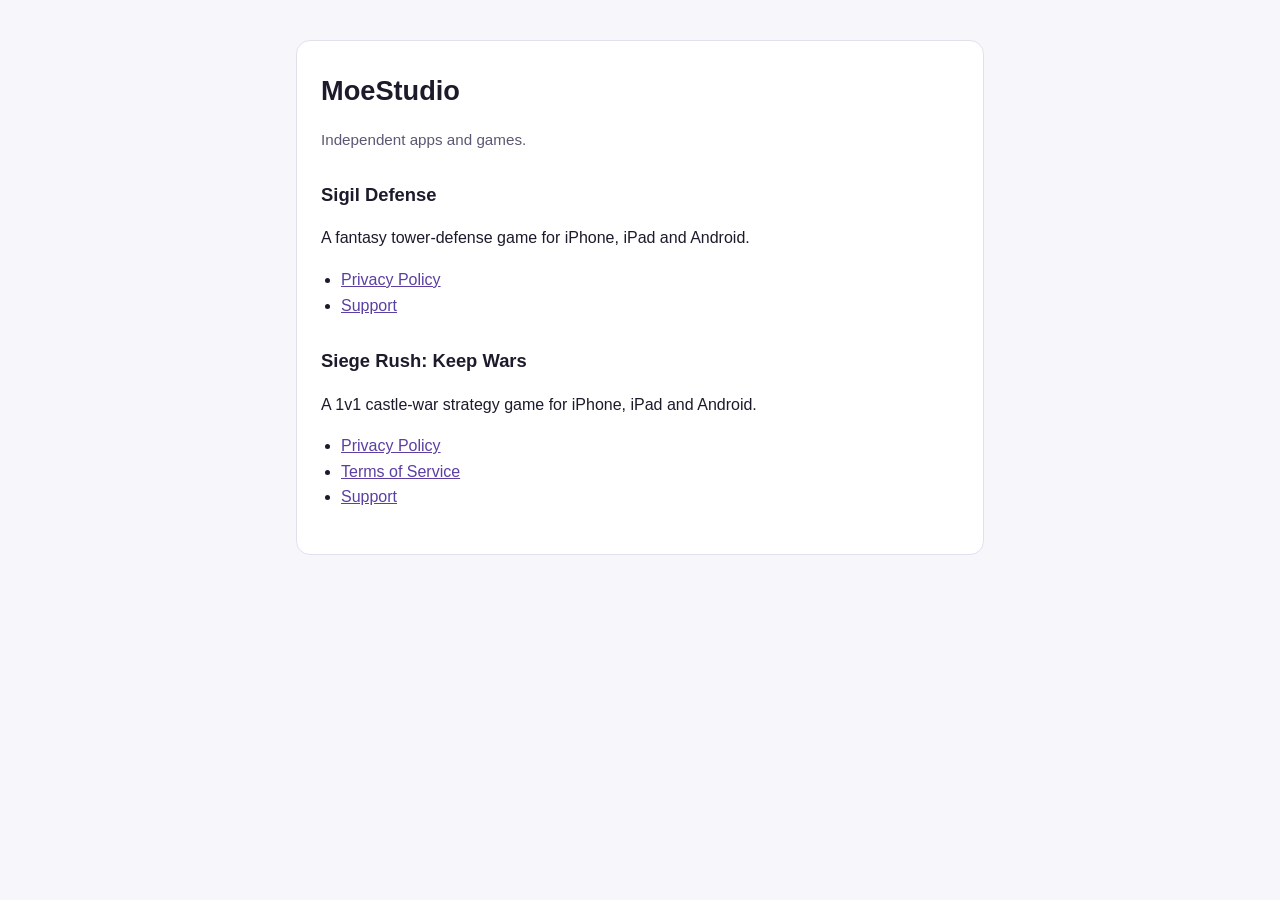
<file: index.html>
<!doctype html>
<html lang="en">
<head>
  <meta charset="utf-8">
  <meta name="viewport" content="width=device-width, initial-scale=1">
  <title>MoeStudio</title>
  <link rel="stylesheet" href="style.css">
</head>
<body>
<main>
  <div class="card">
    <h1>MoeStudio</h1>
    <p class="muted">Independent apps and games.</p>
    <h2>Sigil Defense</h2>
    <p>A fantasy tower-defense game for iPhone, iPad and Android.</p>
    <ul>
      <li><a href="sigil-defense/privacy.html">Privacy Policy</a></li>
      <li><a href="sigil-defense/support.html">Support</a></li>
    </ul>
    <h2>Siege Rush: Keep Wars</h2>
    <p>A 1v1 castle-war strategy game for iPhone, iPad and Android.</p>
    <ul>
      <li><a href="siege-rush/privacy.html">Privacy Policy</a></li>
      <li><a href="siege-rush/terms.html">Terms of Service</a></li>
      <li><a href="siege-rush/support.html">Support</a></li>
    </ul>
  </div>
</main>
</body>
</html>
</file>
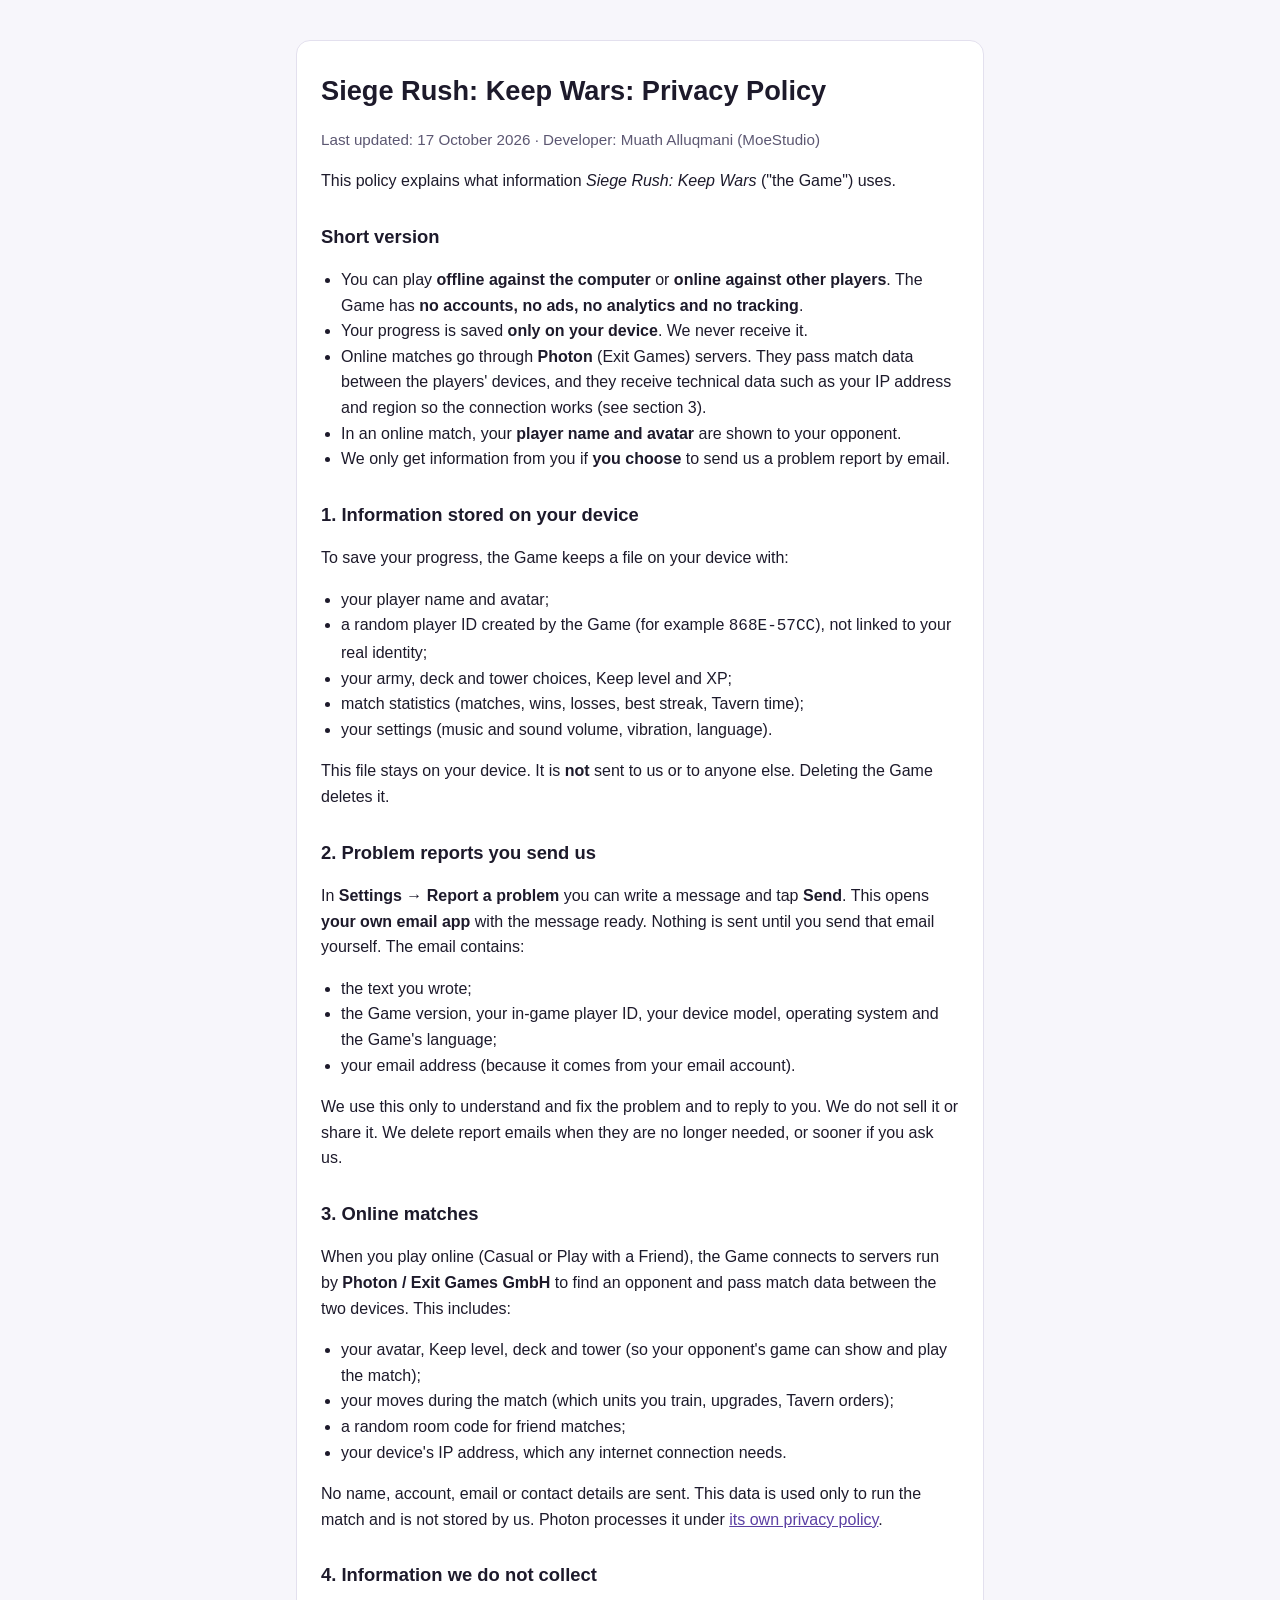
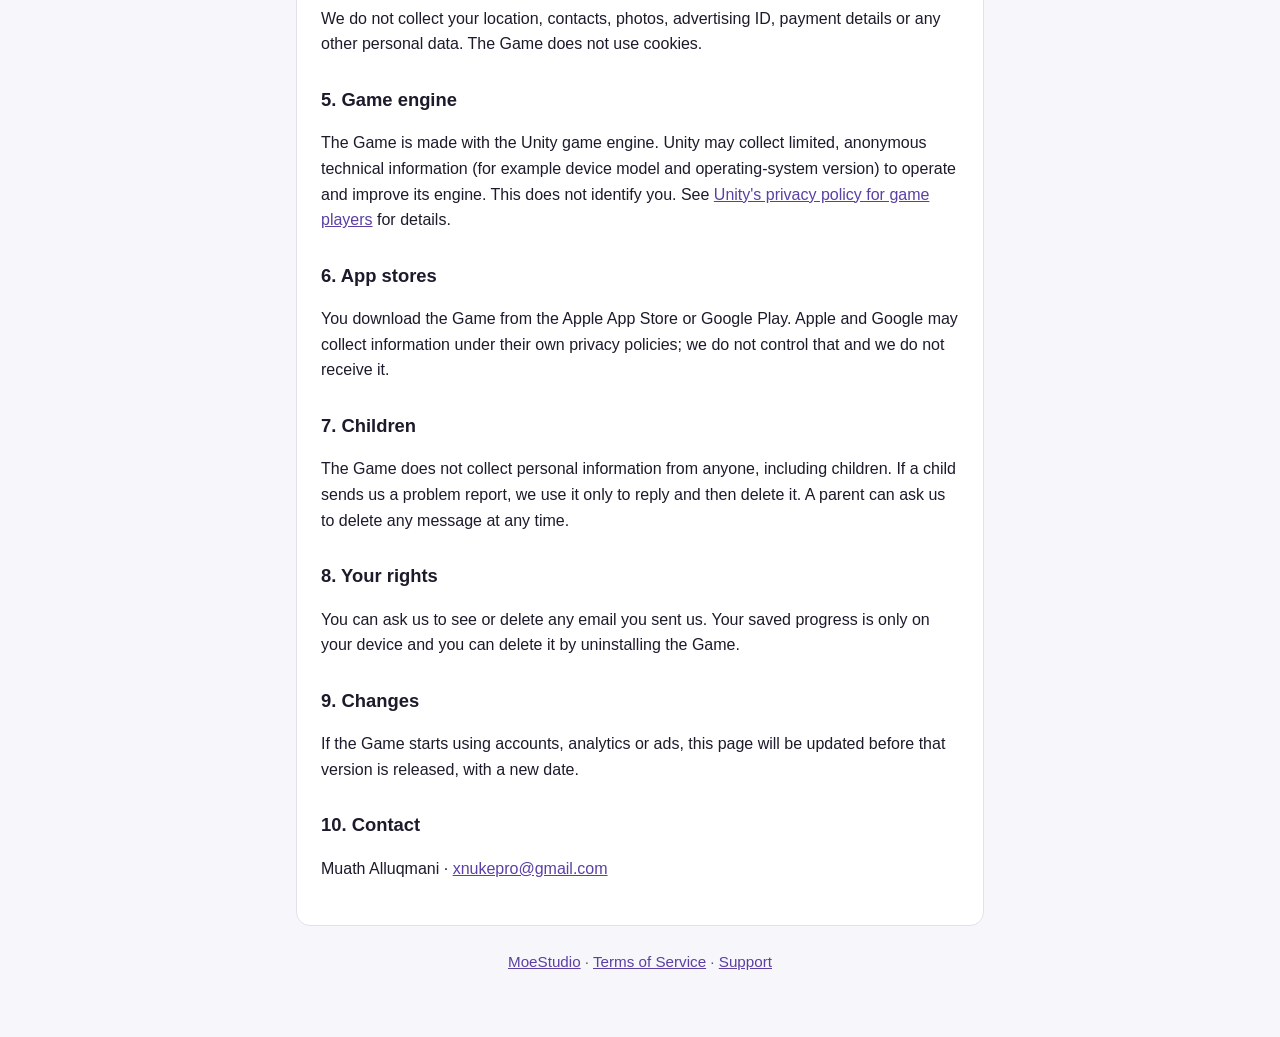
<file: siege-rush/privacy.html>
<!doctype html>
<html lang="en">

<head>
  <meta charset="utf-8">
  <meta name="viewport" content="width=device-width, initial-scale=1">
  <title>Siege Rush: Keep Wars Privacy Policy</title>
  <link rel="stylesheet" href="../style.css">
</head>

<body>
  <main>
    <div class="card">
      <h1>Siege Rush: Keep Wars: Privacy Policy</h1>
      <p class="muted">Last updated: 17 October 2026 · Developer: Muath Alluqmani (MoeStudio)</p>

      <p>This policy explains what information <em>Siege Rush: Keep Wars</em> ("the Game") uses.</p>
      <h2>Short version</h2>
      <ul>
        <li>You can play <strong>offline against the computer</strong> or <strong>online against other players</strong>.
          The Game has <strong>no accounts, no ads, no analytics and no tracking</strong>.</li>
        <li>Your progress is saved <strong>only on your device</strong>. We never receive it.</li>
        <li>Online matches go through <strong>Photon</strong> (Exit Games) servers. They pass match data between the
          players' devices, and they receive technical data such as your IP address and region so the connection works
          (see section 3).</li>
        <li>In an online match, your <strong>player name and avatar</strong> are shown to your opponent.</li>
        <li>We only get information from you if <strong>you choose</strong> to send us a problem report by email.</li>
      </ul>

      <h2>1. Information stored on your device</h2>
      <p>To save your progress, the Game keeps a file on your device with:</p>
      <ul>
        <li>your player name and avatar;</li>
        <li>a random player ID created by the Game (for example <code>868E-57CC</code>), not linked to your real
          identity;</li>
        <li>your army, deck and tower choices, Keep level and XP;</li>
        <li>match statistics (matches, wins, losses, best streak, Tavern time);</li>
        <li>your settings (music and sound volume, vibration, language).</li>
      </ul>
      <p>This file stays on your device. It is <strong>not</strong> sent to us or to anyone else. Deleting the Game
        deletes it.</p>

      <h2>2. Problem reports you send us</h2>
      <p>In <strong>Settings → Report a problem</strong> you can write a message and tap <strong>Send</strong>. This
        opens
        <strong>your own email app</strong> with the message ready. Nothing is sent until you send that email yourself.
        The email contains:
      </p>
      <ul>
        <li>the text you wrote;</li>
        <li>the Game version, your in-game player ID, your device model, operating system and the Game's language;</li>
        <li>your email address (because it comes from your email account).</li>
      </ul>
      <p>We use this only to understand and fix the problem and to reply to you. We do not sell it or share it. We
        delete
        report emails when they are no longer needed, or sooner if you ask us.</p>

      <h2>3. Online matches</h2>
      <p>When you play online (Casual or Play with a Friend), the Game connects to servers run by <strong>Photon / Exit
          Games GmbH</strong> to find an opponent and pass match data between the two devices. This includes:</p>
      <ul>
        <li>your avatar, Keep level, deck and tower (so your opponent's game can show and play the match);</li>
        <li>your moves during the match (which units you train, upgrades, Tavern orders);</li>
        <li>a random room code for friend matches;</li>
        <li>your device's IP address, which any internet connection needs.</li>
      </ul>
      <p>No name, account, email or contact details are sent. This data is used only to run the match and is not stored
        by us. Photon processes it under <a href="https://www.photonengine.com/privacy">its own privacy policy</a>.</p>

      <h2>4. Information we do not collect</h2>
      <p>We do not collect your location, contacts, photos, advertising ID, payment details or any other personal data.
        The Game does not use cookies.</p>

      <h2>5. Game engine</h2>
      <p>The Game is made with the Unity game engine. Unity may collect limited, anonymous technical information (for
        example device model and operating-system version) to operate and improve its engine. This does not identify
        you.
        See <a href="https://unity.com/legal/game-player-and-app-user-privacy-policy">Unity's privacy policy for game
          players</a> for details.</p>

      <h2>6. App stores</h2>
      <p>You download the Game from the Apple App Store or Google Play. Apple and Google may collect information under
        their own privacy policies; we do not control that and we do not receive it.</p>

      <h2>7. Children</h2>
      <p>The Game does not collect personal information from anyone, including children. If a child sends us a problem
        report, we use it only to reply and then delete it. A parent can ask us to delete any message at any time.</p>

      <h2>8. Your rights</h2>
      <p>You can ask us to see or delete any email you sent us. Your saved progress is only on your device and you can
        delete it by uninstalling the Game.</p>

      <h2>9. Changes</h2>
      <p>If the Game starts using accounts, analytics or ads, this page will be updated before that version
        is released, with a new date.</p>

      <h2>10. Contact</h2>
      <p>Muath Alluqmani · <a href="mailto:xnukepro@gmail.com">xnukepro@gmail.com</a></p>
    </div>
    <footer class="muted"><a href="../index.html">MoeStudio</a> · <a href="terms.html">Terms of Service</a> · <a
        href="support.html">Support</a></footer>
  </main>
</body>

</html>
</file>
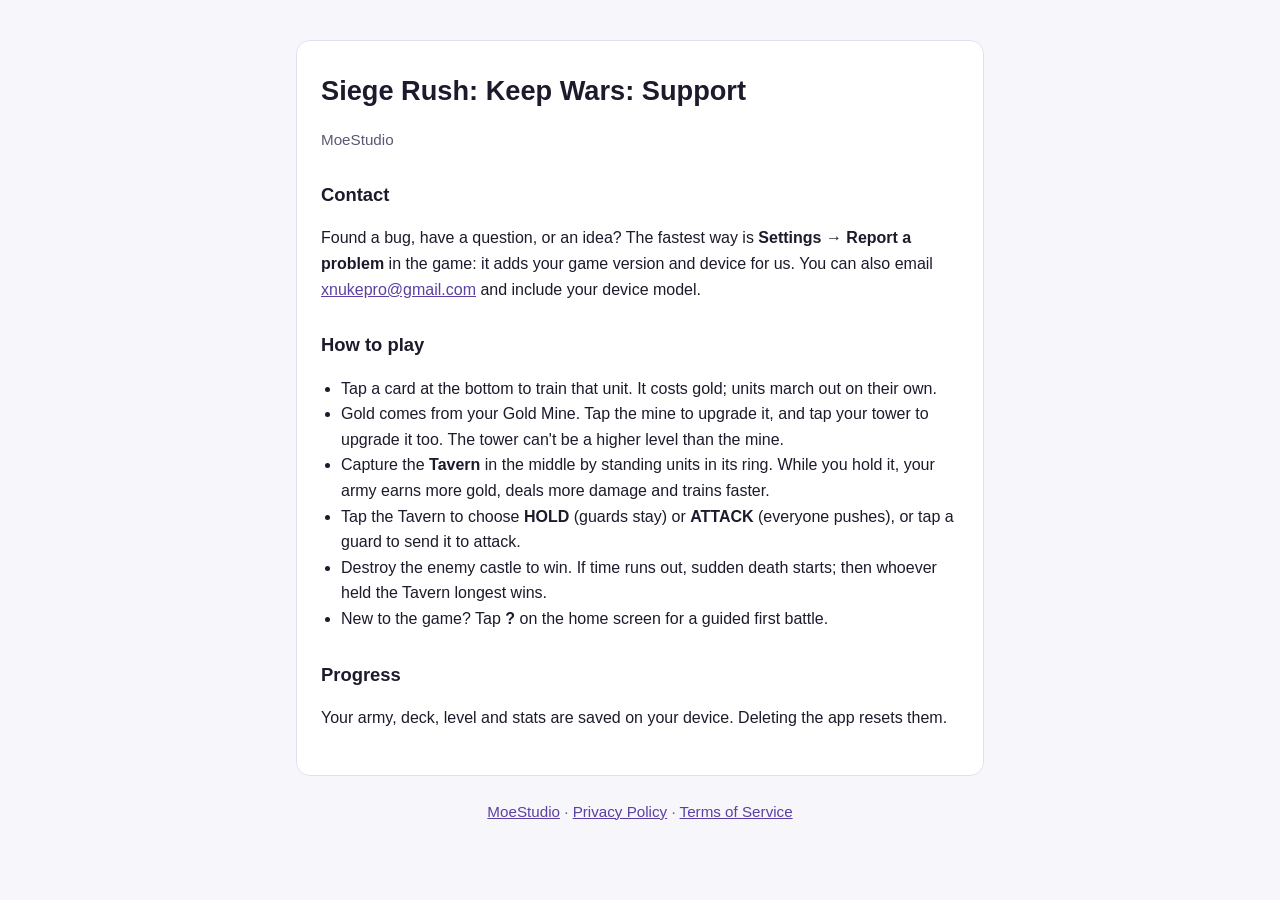
<file: siege-rush/support.html>
<!doctype html>
<html lang="en">
<head>
  <meta charset="utf-8">
  <meta name="viewport" content="width=device-width, initial-scale=1">
  <title>Siege Rush: Keep Wars Support</title>
  <link rel="stylesheet" href="../style.css">
</head>
<body>
<main>
  <div class="card">
    <h1>Siege Rush: Keep Wars: Support</h1>
    <p class="muted">MoeStudio</p>

    <h2>Contact</h2>
    <p>Found a bug, have a question, or an idea? The fastest way is <strong>Settings → Report a problem</strong> in the
    game: it adds your game version and device for us. You can also email
    <a href="mailto:xnukepro@gmail.com">xnukepro@gmail.com</a> and include your device model.</p>

    <h2>How to play</h2>
    <ul>
      <li>Tap a card at the bottom to train that unit. It costs gold; units march out on their own.</li>
      <li>Gold comes from your Gold Mine. Tap the mine to upgrade it, and tap your tower to upgrade it too. The tower
      can't be a higher level than the mine.</li>
      <li>Capture the <strong>Tavern</strong> in the middle by standing units in its ring. While you hold it, your army
      earns more gold, deals more damage and trains faster.</li>
      <li>Tap the Tavern to choose <strong>HOLD</strong> (guards stay) or <strong>ATTACK</strong> (everyone pushes), or
      tap a guard to send it to attack.</li>
      <li>Destroy the enemy castle to win. If time runs out, sudden death starts; then whoever held the Tavern longest
      wins.</li>
      <li>New to the game? Tap <strong>?</strong> on the home screen for a guided first battle.</li>
    </ul>

    <h2>Progress</h2>
    <p>Your army, deck, level and stats are saved on your device. Deleting the app resets them.</p>
  </div>
  <footer class="muted"><a href="../index.html">MoeStudio</a> · <a href="privacy.html">Privacy Policy</a> · <a href="terms.html">Terms of Service</a></footer>
</main>
</body>
</html>
</file>
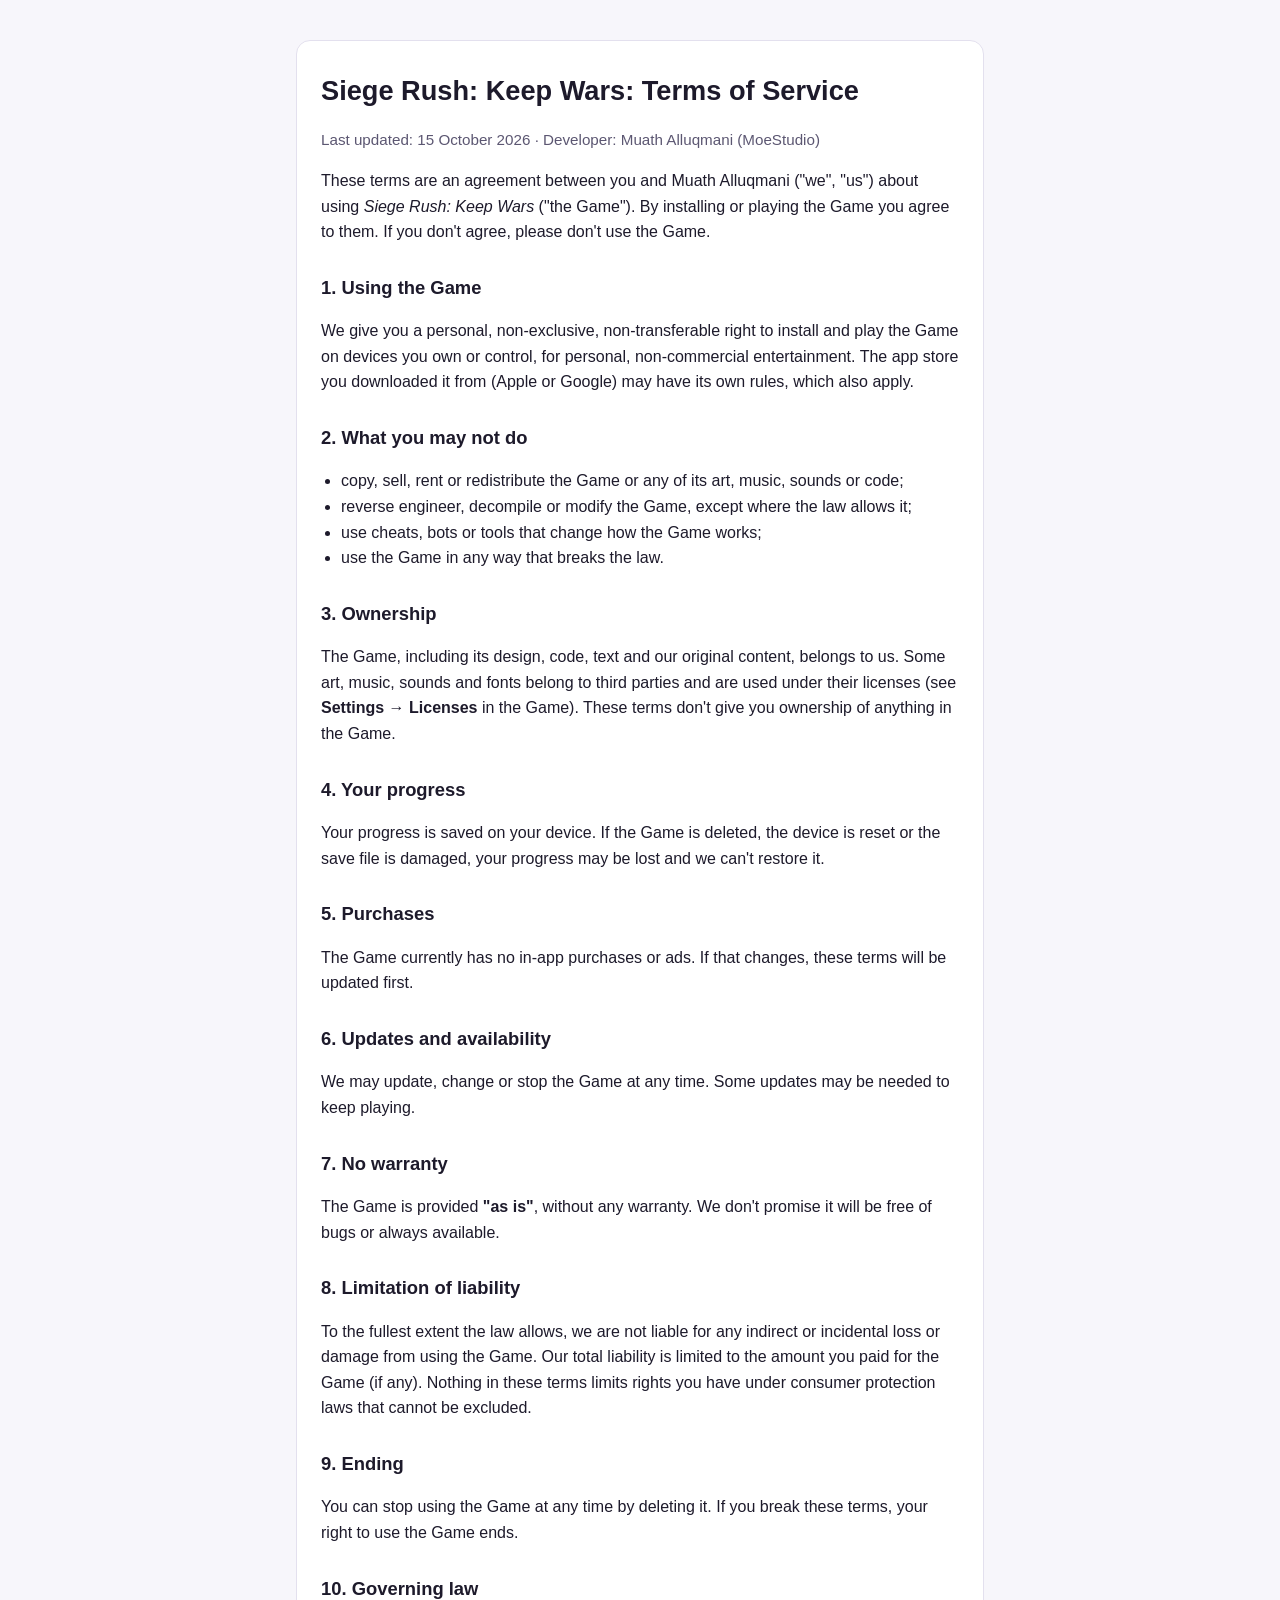
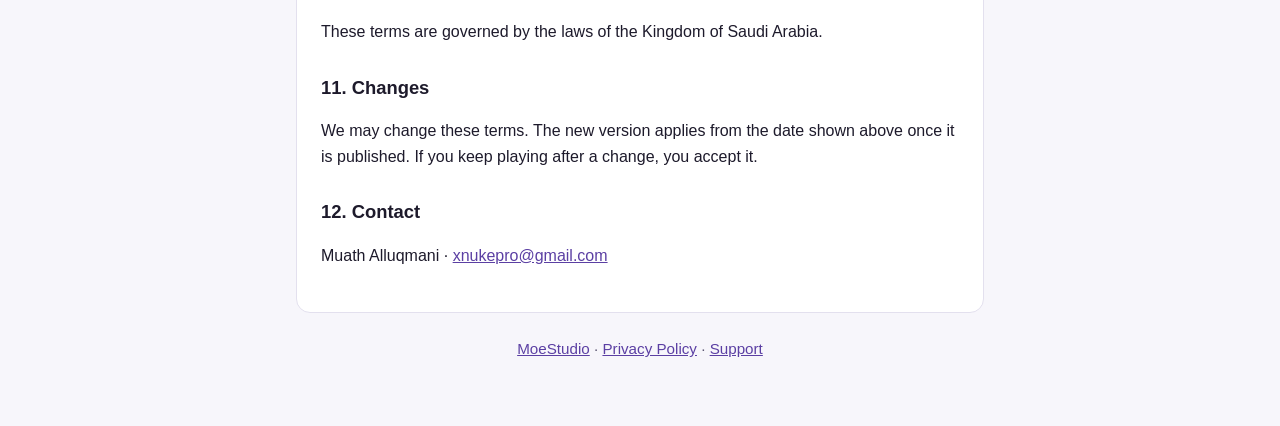
<file: siege-rush/terms.html>
<!doctype html>
<html lang="en">
<head>
  <meta charset="utf-8">
  <meta name="viewport" content="width=device-width, initial-scale=1">
  <title>Siege Rush: Keep Wars Terms of Service</title>
  <link rel="stylesheet" href="../style.css">
</head>
<body>
<main>
  <div class="card">
    <h1>Siege Rush: Keep Wars: Terms of Service</h1>
    <p class="muted">Last updated: 15 October 2026 · Developer: Muath Alluqmani (MoeStudio)</p>

    <p>These terms are an agreement between you and Muath Alluqmani ("we", "us") about using <em>Siege Rush: Keep
    Wars</em> ("the Game"). By installing or playing the Game you agree to them. If you don't agree, please don't use
    the Game.</p>

    <h2>1. Using the Game</h2>
    <p>We give you a personal, non-exclusive, non-transferable right to install and play the Game on devices you own or
    control, for personal, non-commercial entertainment. The app store you downloaded it from (Apple or Google) may have
    its own rules, which also apply.</p>

    <h2>2. What you may not do</h2>
    <ul>
      <li>copy, sell, rent or redistribute the Game or any of its art, music, sounds or code;</li>
      <li>reverse engineer, decompile or modify the Game, except where the law allows it;</li>
      <li>use cheats, bots or tools that change how the Game works;</li>
      <li>use the Game in any way that breaks the law.</li>
    </ul>

    <h2>3. Ownership</h2>
    <p>The Game, including its design, code, text and our original content, belongs to us. Some art, music, sounds and
    fonts belong to third parties and are used under their licenses (see <strong>Settings → Licenses</strong> in the
    Game). These terms don't give you ownership of anything in the Game.</p>

    <h2>4. Your progress</h2>
    <p>Your progress is saved on your device. If the Game is deleted, the device is reset or the save file is damaged,
    your progress may be lost and we can't restore it.</p>

    <h2>5. Purchases</h2>
    <p>The Game currently has no in-app purchases or ads. If that changes, these terms will be updated first.</p>

    <h2>6. Updates and availability</h2>
    <p>We may update, change or stop the Game at any time. Some updates may be needed to keep playing.</p>

    <h2>7. No warranty</h2>
    <p>The Game is provided <strong>"as is"</strong>, without any warranty. We don't promise it will be free of bugs or
    always available.</p>

    <h2>8. Limitation of liability</h2>
    <p>To the fullest extent the law allows, we are not liable for any indirect or incidental loss or damage from using
    the Game. Our total liability is limited to the amount you paid for the Game (if any). Nothing in these terms limits
    rights you have under consumer protection laws that cannot be excluded.</p>

    <h2>9. Ending</h2>
    <p>You can stop using the Game at any time by deleting it. If you break these terms, your right to use the Game
    ends.</p>

    <h2>10. Governing law</h2>
    <p>These terms are governed by the laws of the Kingdom of Saudi Arabia.</p>

    <h2>11. Changes</h2>
    <p>We may change these terms. The new version applies from the date shown above once it is published. If you keep
    playing after a change, you accept it.</p>

    <h2>12. Contact</h2>
    <p>Muath Alluqmani · <a href="mailto:xnukepro@gmail.com">xnukepro@gmail.com</a></p>
  </div>
  <footer class="muted"><a href="../index.html">MoeStudio</a> · <a href="privacy.html">Privacy Policy</a> · <a href="support.html">Support</a></footer>
</main>
</body>
</html>
</file>
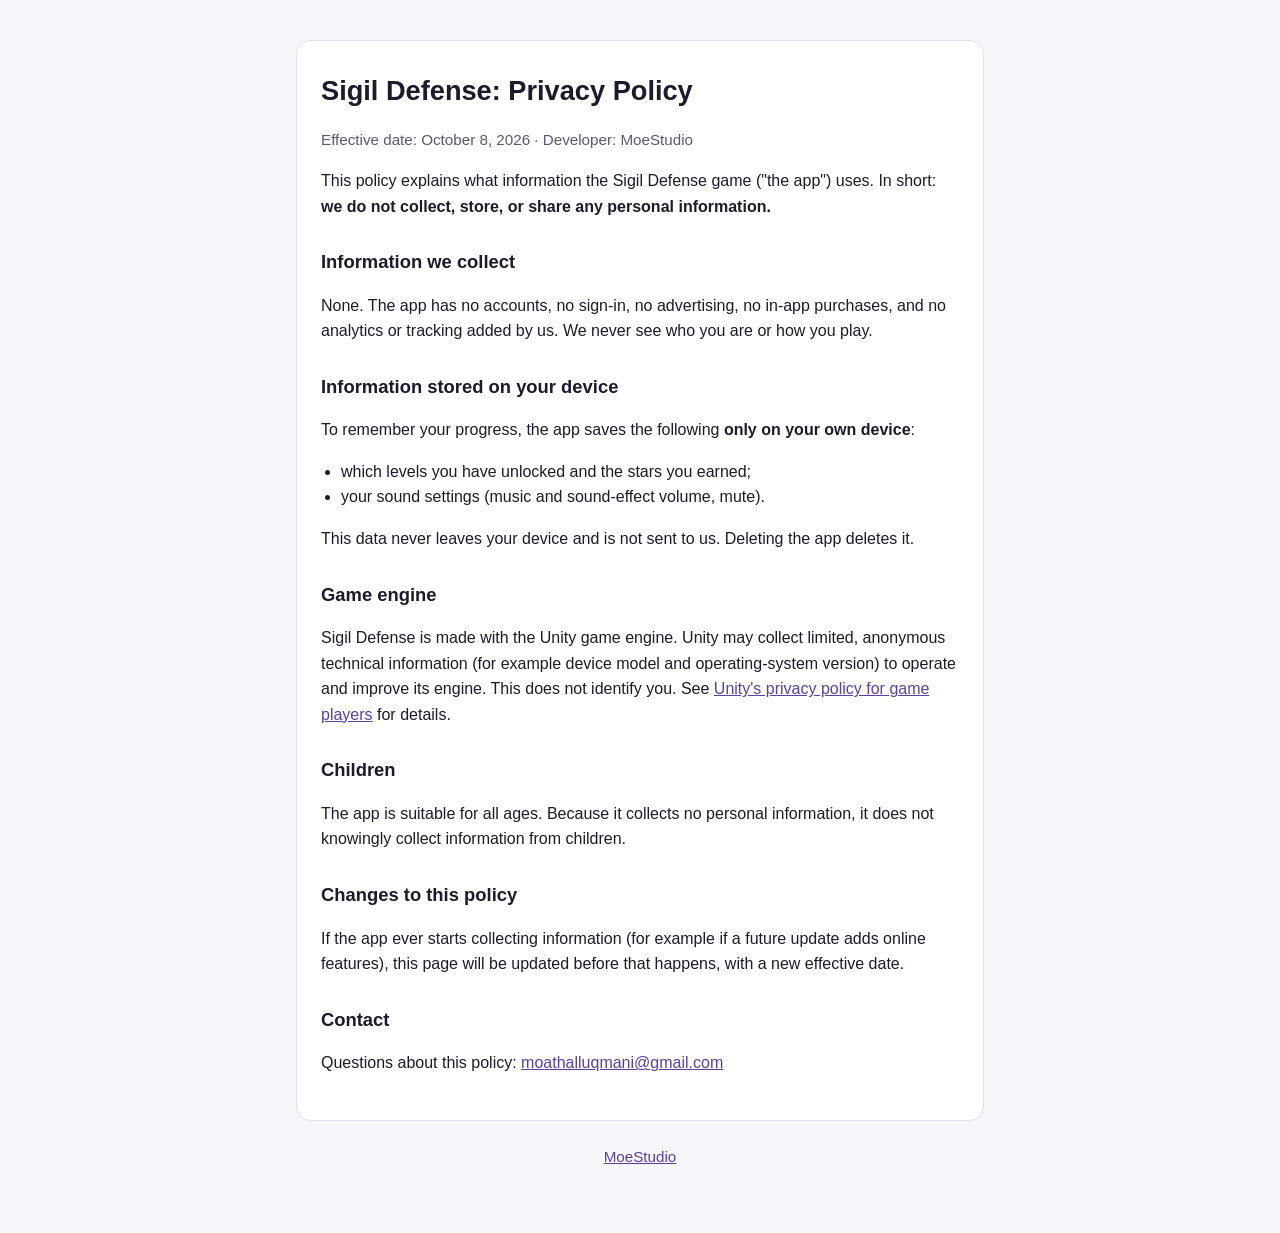
<file: sigil-defense/privacy.html>
<!doctype html>
<html lang="en">
<head>
  <meta charset="utf-8">
  <meta name="viewport" content="width=device-width, initial-scale=1">
  <title>Sigil Defense Privacy Policy</title>
  <link rel="stylesheet" href="../style.css">
</head>
<body>
<main>
  <div class="card">
    <h1>Sigil Defense: Privacy Policy</h1>
    <p class="muted">Effective date: October 8, 2026 · Developer: MoeStudio</p>

    <p>This policy explains what information the Sigil Defense game ("the app") uses. In short: <strong>we do not
    collect, store, or share any personal information.</strong></p>

    <h2>Information we collect</h2>
    <p>None. The app has no accounts, no sign-in, no advertising, no in-app purchases, and no analytics or tracking
    added by us. We never see who you are or how you play.</p>

    <h2>Information stored on your device</h2>
    <p>To remember your progress, the app saves the following <strong>only on your own device</strong>:</p>
    <ul>
      <li>which levels you have unlocked and the stars you earned;</li>
      <li>your sound settings (music and sound-effect volume, mute).</li>
    </ul>
    <p>This data never leaves your device and is not sent to us. Deleting the app deletes it.</p>

    <h2>Game engine</h2>
    <p>Sigil Defense is made with the Unity game engine. Unity may collect limited, anonymous technical information
    (for example device model and operating-system version) to operate and improve its engine. This does not
    identify you. See <a href="https://unity.com/legal/game-player-and-app-user-privacy-policy">Unity's privacy
    policy for game players</a> for details.</p>

    <h2>Children</h2>
    <p>The app is suitable for all ages. Because it collects no personal information, it does not knowingly collect
    information from children.</p>

    <h2>Changes to this policy</h2>
    <p>If the app ever starts collecting information (for example if a future update adds online features), this page
    will be updated before that happens, with a new effective date.</p>

    <h2>Contact</h2>
    <p>Questions about this policy: <a href="mailto:moathalluqmani@gmail.com">moathalluqmani@gmail.com</a></p>
  </div>
  <footer class="muted"><a href="../index.html">MoeStudio</a></footer>
</main>
</body>
</html>
</file>
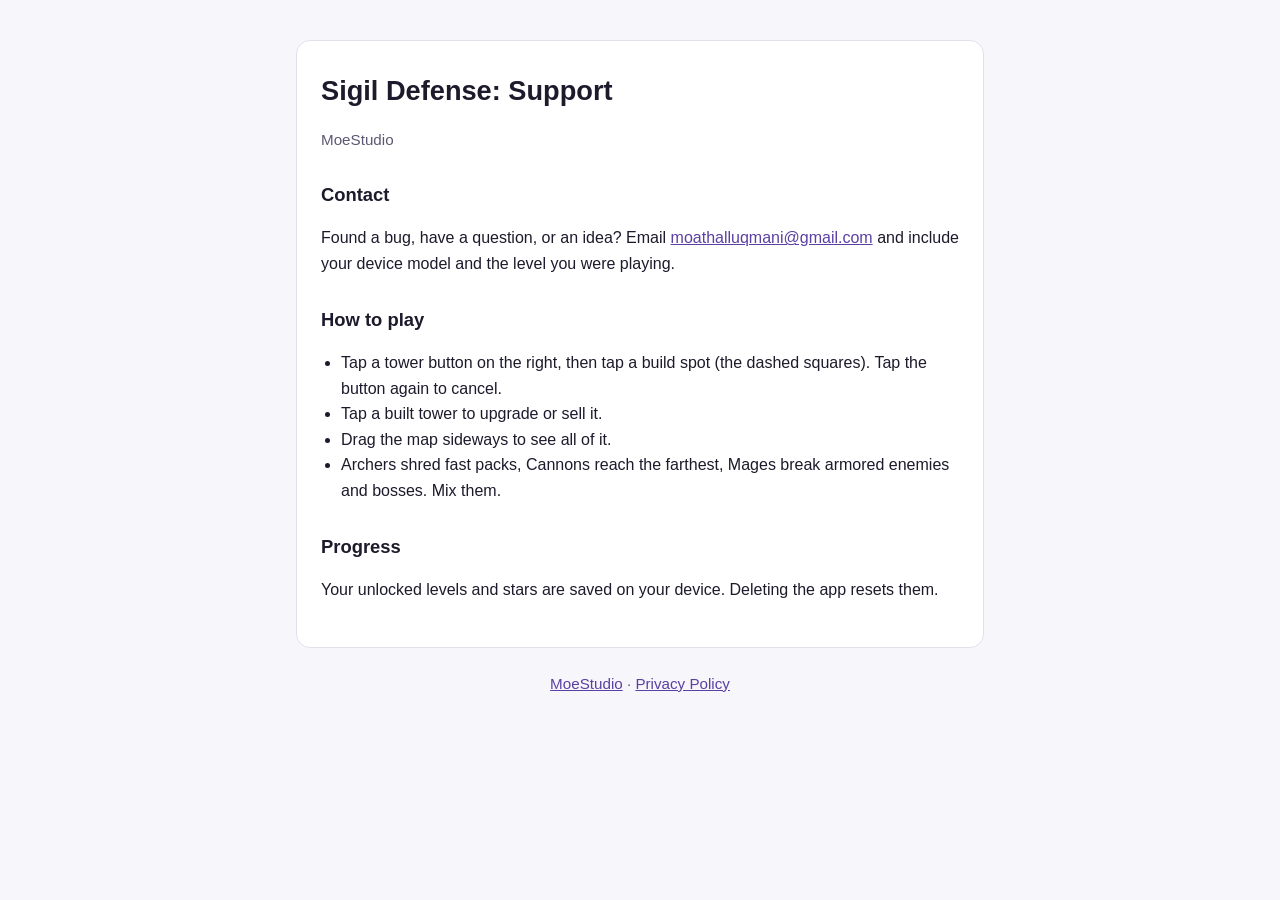
<file: sigil-defense/support.html>
<!doctype html>
<html lang="en">
<head>
  <meta charset="utf-8">
  <meta name="viewport" content="width=device-width, initial-scale=1">
  <title>Sigil Defense Support</title>
  <link rel="stylesheet" href="../style.css">
</head>
<body>
<main>
  <div class="card">
    <h1>Sigil Defense: Support</h1>
    <p class="muted">MoeStudio</p>

    <h2>Contact</h2>
    <p>Found a bug, have a question, or an idea? Email <a href="mailto:moathalluqmani@gmail.com">moathalluqmani@gmail.com</a> and include your
    device model and the level you were playing.</p>

    <h2>How to play</h2>
    <ul>
      <li>Tap a tower button on the right, then tap a build spot (the dashed squares). Tap the button again to cancel.</li>
      <li>Tap a built tower to upgrade or sell it.</li>
      <li>Drag the map sideways to see all of it.</li>
      <li>Archers shred fast packs, Cannons reach the farthest, Mages break armored enemies and bosses. Mix them.</li>
    </ul>

    <h2>Progress</h2>
    <p>Your unlocked levels and stars are saved on your device. Deleting the app resets them.</p>
  </div>
  <footer class="muted"><a href="../index.html">MoeStudio</a> · <a href="privacy.html">Privacy Policy</a></footer>
</main>
</body>
</html>
</file>
<file: style.css>
:root { --bg: #f7f6fb; --card: #ffffff; --text: #1d1a2b; --muted: #5c5772; --accent: #5b3fa3; --line: #e3e0ee; }
@media (prefers-color-scheme: dark) {
  :root { --bg: #15121f; --card: #1e1a2c; --text: #ece9f7; --muted: #a9a3c2; --accent: #c9b6ff; --line: #2e2942; }
}
* { box-sizing: border-box; }
body { margin: 0; background: var(--bg); color: var(--text); font: 16px/1.6 -apple-system, BlinkMacSystemFont, "Segoe UI", Roboto, sans-serif; }
main { max-width: 720px; margin: 0 auto; padding: 40px 16px 64px; }
.card { background: var(--card); border: 1px solid var(--line); border-radius: 14px; padding: 28px 24px; }
h1 { font-size: 1.7rem; margin: 0 0 4px; }
h2 { font-size: 1.15rem; margin: 28px 0 6px; }
p, li { color: var(--text); }
.muted { color: var(--muted); font-size: 0.95rem; }
a { color: var(--accent); }
ul { padding-left: 20px; }
footer { margin-top: 24px; text-align: center; }
</file>
